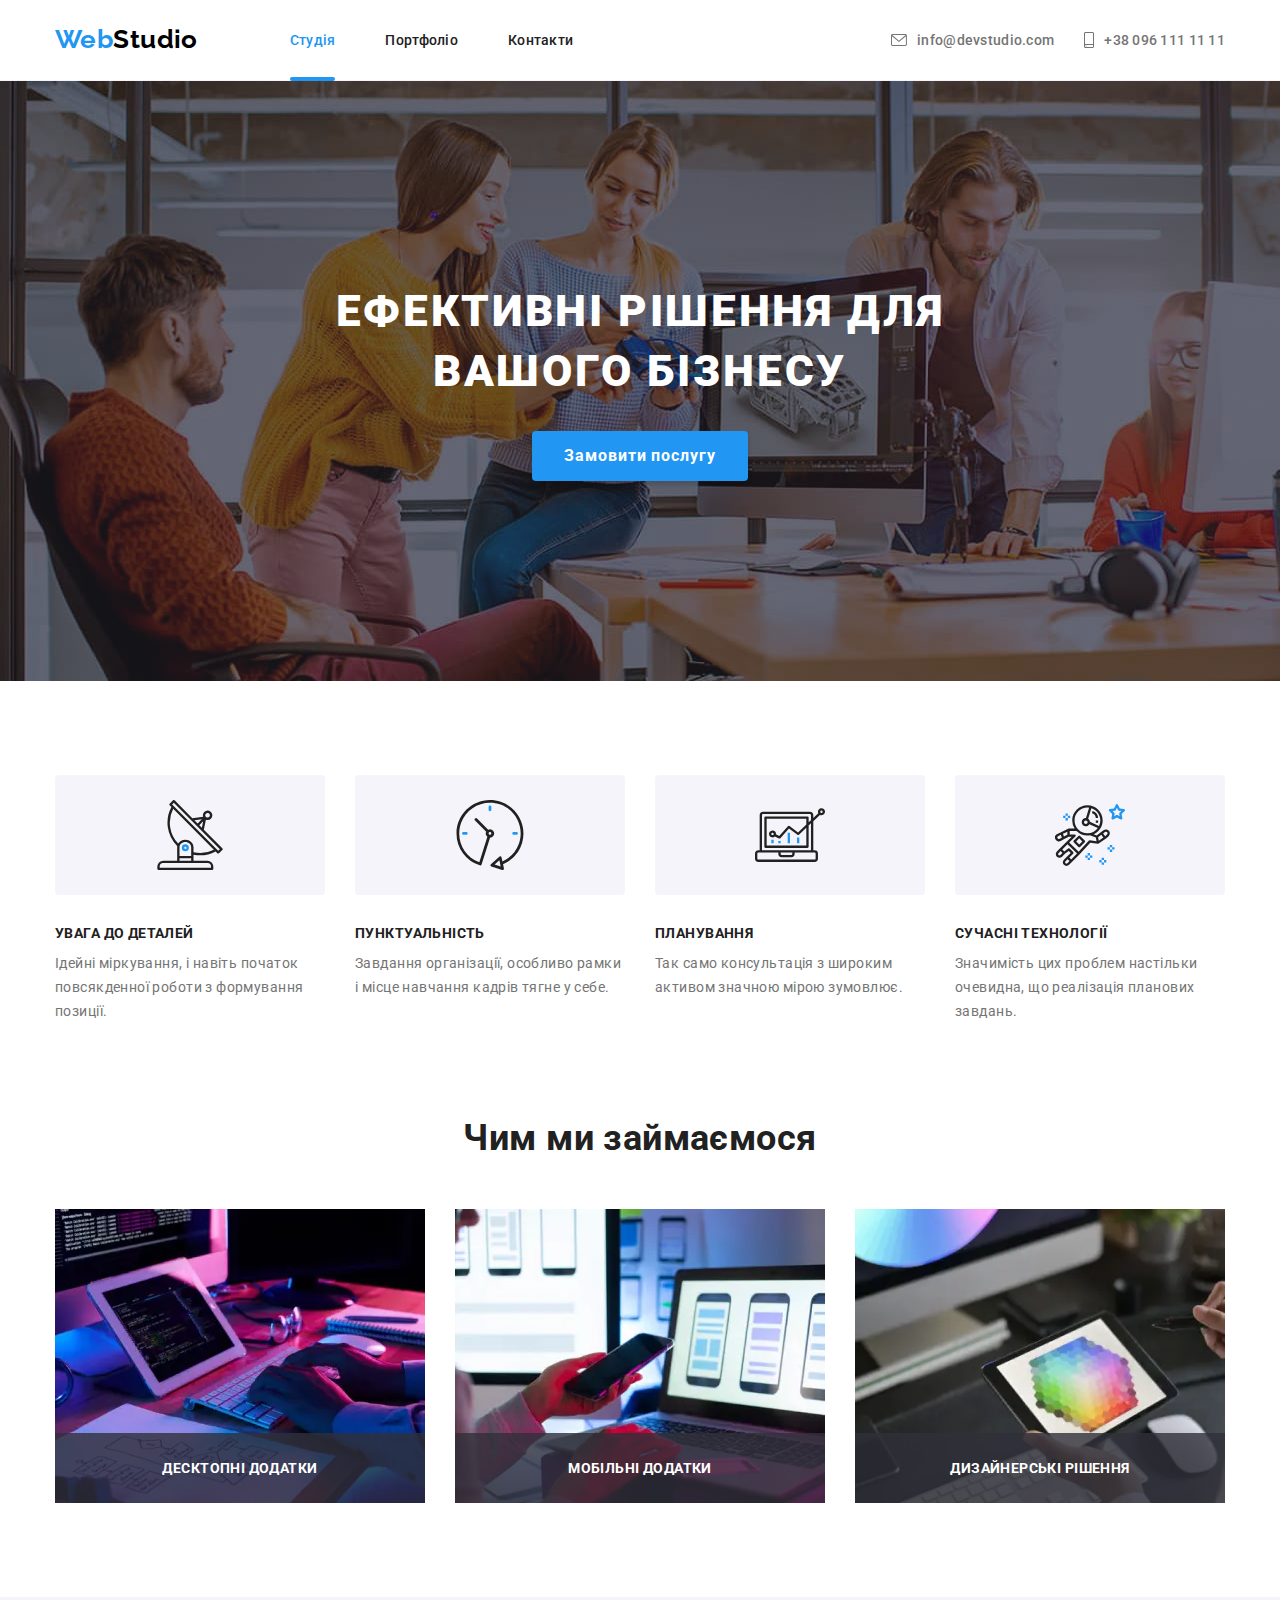
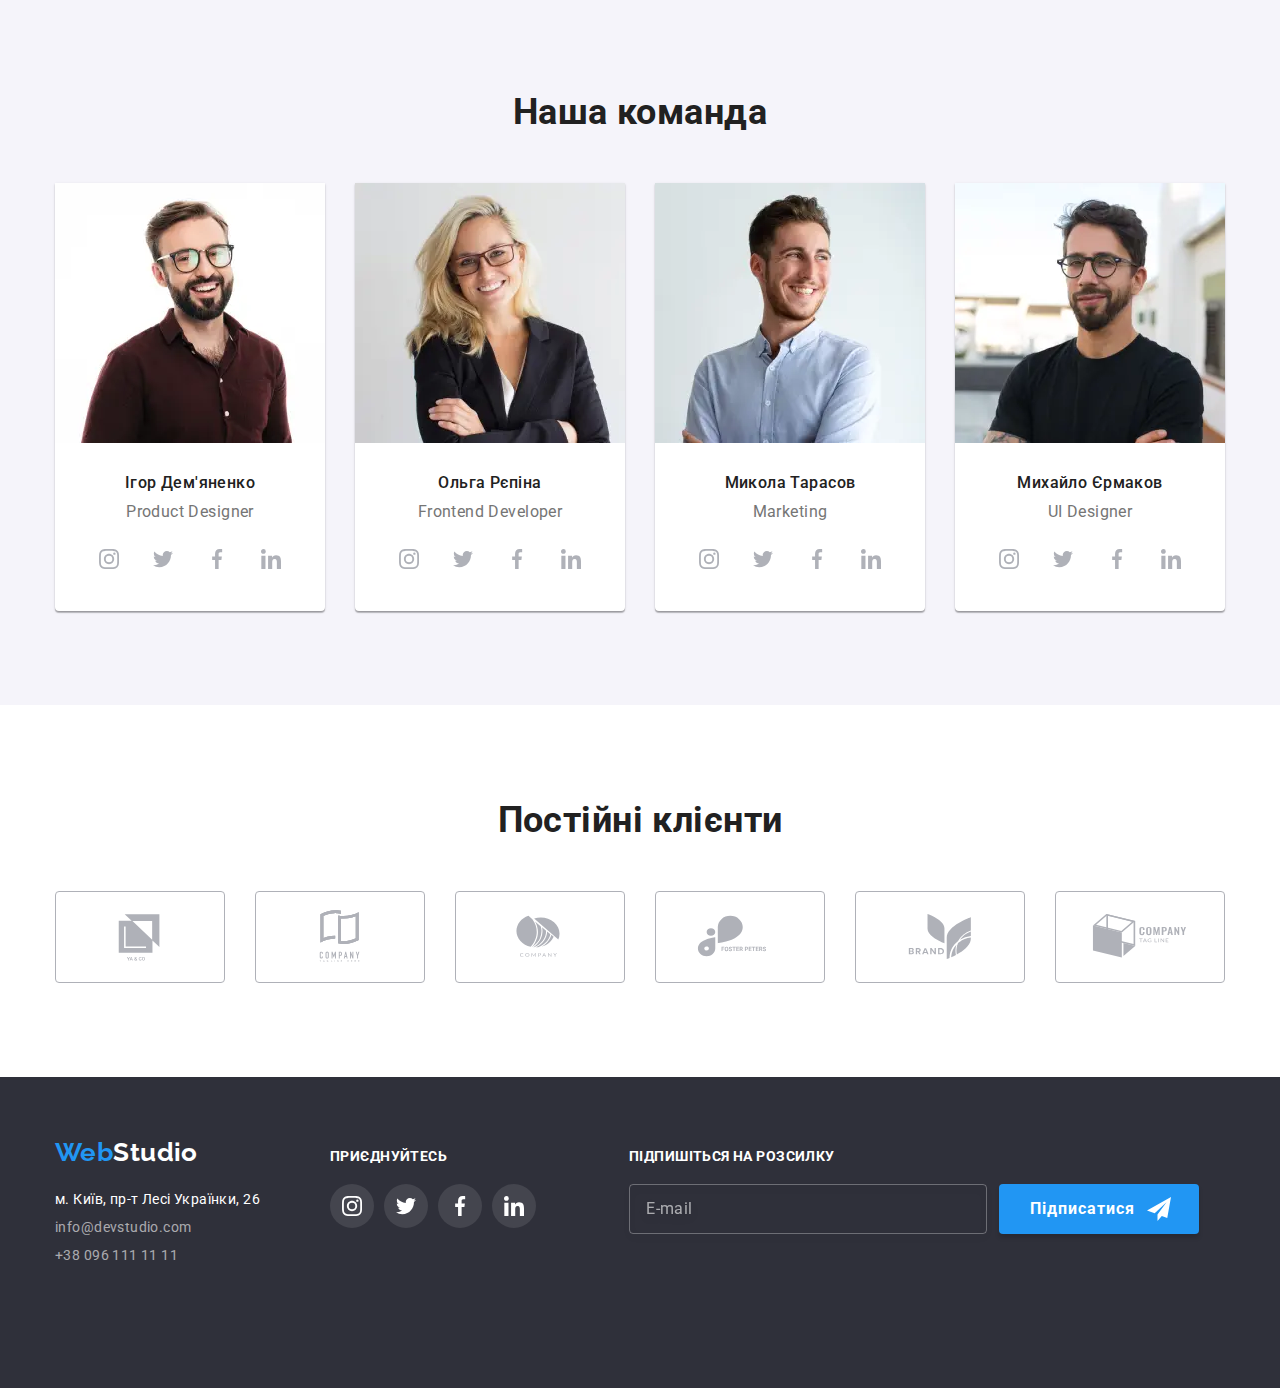
<file: index.html>
<!DOCTYPE html>
<html lang="uk">
  <head>
    <meta charset="UTF-8" />
    <meta http-equiv="X-UA-Compatible" content="IE=edge" />
    <meta name="viewport" content="width=device-width, initial-scale=1.0" />
    <title>Студія</title>
    <link rel="preconnect" href="https://fonts.googleapis.com" />
    <link rel="preconnect" href="https://fonts.gstatic.com" crossorigin />
    <link
      href="https://fonts.googleapis.com/css2?family=Raleway:wght@700&family=Roboto:wght@400;500;700;900&display=swap"
      rel="stylesheet"
    />
    <link
      rel="stylesheet"
      href="https://cdn.jsdelivr.net/npm/modern-normalize@1.1.0/modern-normalize.min.css"
    />
    <link rel="stylesheet" href="./css/main.min.css" />
  </head>
  <body>
    <header class="header">
      <div class="container header__container">
        <nav class="navigation">
          <a class="logo header__logo link" href="./index.html" lang="en"
            ><span class="logo_part_color">Web</span>Studio</a
          >
          <ul class="menu">
            <li class="menu__item">
              <a class="menu__link link menu__link_current" href="./index.html"
                >Студія</a
              >
            </li>
            <li class="menu__item">
              <a class="menu__link link" href="./portfolio.html">Портфоліо</a>
            </li>
            <li class="menu__item">
              <a class="menu__link link" href="#">Контакти</a>
            </li>
          </ul>
        </nav>
        <button type="button" class="open-mobile-menu-btn" data-menu-open>
          <svg class="open-mobile-menu-btn__icon">
            <use href="./images/sprite.svg#burger-icon"></use>
          </svg>
        </button>
        <ul class="header-contact">
          <li>
            <a
              class="link header-contact__link"
              href="mailto:info@devstudio.com"
            >
              <svg
                leng="en"
                aria-label="envelope icon"
                class="header-contact__icon header-contact__icon_mail"
              >
                <use href="./images/sprite.svg#icon-envelope"></use>
              </svg>
              <span>info@devstudio.com</span></a
            >
          </li>
          <li>
            <a class="link header-contact__link" href="tel:+380961111111">
              <svg
                leng="en"
                aria-label="smartphone icon"
                class="header-contact__icon header-contact__icon_tel"
              >
                <use href="./images/sprite.svg#icon-smartphone"></use></svg
              ><span>+38 096 111 11 11</span>
            </a>
          </li>
        </ul>
      </div>
      <div class="mobile-menu-wrapper" data-menu>
        <div class="container mobile-menu-wrapper__container">
          <button
            type="button"
            class="mobile-menu-wrapper__close-btn"
            data-menu-close
          >
            <svg class="mobile-menu-wrapper__close-icon">
              <use href="./images/sprite.svg#close-mobile-icon"></use>
            </svg>
          </button>
          <ul class="mobile-menu">
            <li class="mobile-menu__item">
              <a
                class="mobile-menu__link link mobile-menu__link_current"
                href="./index.html"
                >Студія</a
              >
            </li>
            <li class="mobile-menu__item">
              <a class="mobile-menu__link link" href="./portfolio.html"
                >Портфоліо</a
              >
            </li>
            <li class="mobile-menu__item">
              <a class="mobile-menu__link link" href="#">Контакти</a>
            </li>
          </ul>
          <ul class="mobile-header-contact-list">
            <li>
              <a
                class="link mobile-header-contact-list__tel"
                href="tel:+380961111111"
                >+38 096 111 11 11
              </a>
            </li>
            <li>
              <a
                class="link mobile-header-contact-list__mail"
                href="mailto:info@devstudio.com"
                >info@devstudio.com
              </a>
            </li>
          </ul>
          <ul class="mobile-header-social__list">
            <li class="link mobile-header-social__item">
              <a leng="en" class="link mobile-header-social__link" href=""
                >Instagram</a
              >
            </li>
            <li class="link mobile-header-social__item">
              <a leng="en" class="link mobile-header-social__link" href=""
                >Twitter</a
              >
            </li>
            <li class="link mobile-header-social__item">
              <a leng="en" class="link mobile-header-social__link" href=""
                >Facebook</a
              >
            </li>
            <li class="link mobile-header-social__item">
              <a leng="en" class="link mobile-header-social__link link" href=""
                >LinkedIn</a
              >
            </li>
          </ul>
        </div>
      </div>
    </header>
    <main>
      <section class="studio-hero">
        <div class="container studio-hero-container">
          <h1 class="studio-hero-headline">
            Ефективні рішення для вашого бізнесу
          </h1>
          <button class="studio-open-modal-btn" type="button" data-modal-open>
            Замовити послугу
          </button>
        </div>
      </section>
      <section class="advantages section">
        <div class="container advantages-container">
          <h2 class="studio-secondary-headline visually-hidden">
            Наші переваги
          </h2>
          <ul class="studio-advantage-items">
            <li>
              <div class="advantage-item">
                <div class="advantage-wrapper">
                  <svg
                    lang="en"
                    aria-label="antenna icon"
                    width="70px"
                    height="70px"
                  >
                    <use href="./images/sprite.svg#icon-antenna-p1"></use>
                  </svg>
                </div>
                <h3 class="studio-advantage-headline">УВАГА ДО ДЕТАЛЕЙ</h3>
                <p class="studio-advantage-text">
                  Ідейні міркування, і навіть початок повсякденної роботи з
                  формування позиції.
                </p>
              </div>
            </li>
            <li>
              <div class="advantage-item">
                <div class="advantage-wrapper">
                  <svg
                    lang="en"
                    aria-label="clock icon"
                    width="70px"
                    height="70px"
                  >
                    <use href="./images/sprite.svg#icon-clock-p2"></use>
                  </svg>
                </div>
                <h3 class="studio-advantage-headline">ПУНКТУАЛЬНІСТЬ</h3>
                <p class="studio-advantage-text">
                  Завдання організації, особливо рамки і місце навчання кадрів
                  тягне у себе.
                </p>
              </div>
            </li>
            <li>
              <div class="advantage-item">
                <div class="advantage-wrapper">
                  <svg
                    lang="en"
                    aria-label="diagram icon"
                    width="70px"
                    height="70px"
                  >
                    <use href="./images/sprite.svg#icon-diagram-p3"></use>
                  </svg>
                </div>
                <h3 class="studio-advantage-headline">ПЛАНУВАННЯ</h3>
                <p class="studio-advantage-text">
                  Так само консультація з широким активом значною мірою
                  зумовлює.
                </p>
              </div>
            </li>
            <li>
              <div class="advantage-item">
                <div class="advantage-wrapper">
                  <svg
                    lang="en"
                    aria-label="astronaut icon"
                    width="70px"
                    height="70px"
                  >
                    <use href="./images/sprite.svg#icon-astronaut-p4"></use>
                  </svg>
                </div>
                <h3 class="studio-advantage-headline">СУЧАСНІ ТЕХНОЛОГІЇ</h3>
                <p class="studio-advantage-text">
                  Значимість цих проблем настільки очевидна, що реалізація
                  планових завдань.
                </p>
              </div>
            </li>
          </ul>
        </div>
      </section>
      <section class="activities section">
        <div class="container activities-container">
          <h2 class="studio-secondary-headline">Чим ми займаємося</h2>
          <ul class="menu-activity-items">
            <li class="activity-item">
              <div class="activities-img-wrapper">
                <picture>
                  <source
                    srcset="
                      ./images/1-box-desk.webp    1x,
                      ./images/1-box-desk@2x.webp 2x
                    "
                    media="(min-width: 1200px)"
                    type="image/webp"
                  />
                  <source
                    srcset="
                      ./images/1-box-desk.jpg    1x,
                      ./images/1-box-desk@2x.jpg 2x
                    "
                    media="(min-width: 1200px)"
                  />
                  <img src="./images/1-box-desk.jpg" alt="Написання коду" />
                </picture>
                <p class="activities-overlay">Десктопні додатки</p>
              </div>
            </li>
            <li class="activity-item">
              <div class="activities-img-wrapper">
                <picture>
                  <source
                    srcset="
                      ./images/2-box-desk.webp    1x,
                      ./images/2-box-desk@2x.webp 2x
                    "
                    media="(min-width: 1200px)"
                    type="image/webp"
                  />
                  <source
                    srcset="
                      ./images/2-box-desk.jpg    1x,
                      ./images/2-box-desk@2x.jpg 2x
                    "
                    media="(min-width: 1200px)"
                  />
                  <img
                    src="./images/2-box-desk.jpg"
                    alt="Синхронізація з мобільним телефоном"
                  />
                </picture>
                <p class="activities-overlay">Мобільні додатки</p>
              </div>
            </li>
            <li class="activity-item">
              <div class="activities-img-wrapper">
                <picture>
                  <source
                    srcset="
                      ./images/3-box-desk.webp    1x,
                      ./images/3-box-desk@2x.webp 2x
                    "
                    media="(min-width: 1200px)"
                    type="image/webp"
                  />
                  <source
                    srcset="
                      ./images/3-box-desk.jpg    1x,
                      ./images/3-box-desk@2x.jpg 2x
                    "
                    media="(min-width: 1200px)"
                  />
                  <img src="./images/3-box-desk.jpg" alt="Робота на планшеті" />
                </picture>
                <p class="activities-overlay">Дизайнерські рішення</p>
              </div>
            </li>
          </ul>
        </div>
      </section>
      <section class="team section">
        <div class="container team-container">
          <h2 class="studio-secondary-headline">Наша команда</h2>
          <ul class="team-members">
            <li class="team-item">
              <picture>
                <source
                  srcset="
                    ./images/1-demyanenko-desk.webp    1x,
                    ./images/1-demyanenko-desk@2x.webp 2x
                  "
                  media="(min-width: 1200px)"
                  type="image/webp"
                />
                <source
                  srcset="
                    ./images/1-demyanenko-desk.jpg    1x,
                    ./images/1-demyanenko-desk@2x.jpg 2x
                  "
                  media="(min-width: 1200px)"
                />
                <source
                  srcset="
                    ./images/1-demyanenko-tab.webp    1x,
                    ./images/1-demyanenko-tab@2x.webp 2x
                  "
                  media="(min-width: 768px)"
                  type="image/webp"
                />
                <source
                  srcset="
                    ./images/1-demyanenko-tab.jpg    1x,
                    ./images/1-demyanenko-tab@2x.jpg 2x
                  "
                  media="(min-width: 768px)"
                />
                <source
                  srcset="
                    ./images/1-demyanenko-mob.webp    1x,
                    ./images/1-demyanenko-mob@2x.webp 2x
                  "
                  media="(max-width: 767px)"
                  type="image/webp"
                />
                <source
                  srcset="
                    ./images/1-demyanenko-mob.jpg    1x,
                    ./images/1-demyanenko-mob@2x.jpg 2x
                  "
                  media="(max-width: 767px)"
                />
                <img
                  class="team-img"
                  src="./images/1-demyanenko-mob.jpg"
                  alt="Ігор Дем'яненко"
                />
              </picture>
              <div class="team-wrapper">
                <h3 class="studio-team-names-headline">Ігор Дем'яненко</h3>
                <p class="studio-team-positions-text" lang="en">
                  Product Designer
                </p>
                <ul class="social-list">
                  <li class="social-list-item">
                    <a href="" class="social-list-link">
                      <svg
                        lang="en"
                        aria-label="instagram icon"
                        class="social-list-icon"
                      >
                        <use href="./images/sprite.svg#icon-instagram-p1"></use>
                      </svg>
                    </a>
                  </li>
                  <li class="social-list-item">
                    <a href="" class="social-list-link">
                      <svg
                        lang="en"
                        aria-label="twitter icon"
                        class="social-list-icon"
                      >
                        <use href="./images/sprite.svg#icon-twitter-p2"></use>
                      </svg>
                    </a>
                  </li>
                  <li class="social-list-item">
                    <a href="" class="social-list-link">
                      <svg
                        lang="en"
                        aria-label="facebook icon"
                        class="social-list-icon"
                      >
                        <use href="./images/sprite.svg#icon-facebook-p3"></use>
                      </svg>
                    </a>
                  </li>
                  <li class="social-list-item">
                    <a href="" class="social-list-link">
                      <svg
                        lang="en"
                        aria-label="linkedin icon"
                        class="social-list-icon"
                      >
                        <use href="./images/sprite.svg#icon-linkedin-p4"></use>
                      </svg>
                    </a>
                  </li>
                </ul>
              </div>
            </li>
            <li class="team-item">
              <picture>
                <source
                  srcset="
                    ./images/2-repina-desk.webp    1x,
                    ./images/2-repina-desk@2x.webp 2x
                  "
                  media="(min-width: 1200px)"
                  type="image/webp"
                />
                <source
                  srcset="
                    ./images/2-repina-desk.jpg    1x,
                    ./images/2-repina-desk@2x.jpg 2x
                  "
                  media="(min-width: 1200px)"
                />
                <source
                  srcset="
                    ./images/2-repina-tab.webp    1x,
                    ./images/2-repina-tab@2x.webp 2x
                  "
                  media="(min-width: 768px)"
                  type="image/webp"
                />
                <source
                  srcset="
                    ./images/2-repina-tab.jpg    1x,
                    ./images/2-repina-tab@2x.jpg 2x
                  "
                  media="(min-width: 768px)"
                />
                <source
                  srcset="
                    ./images/2-repina-mob.webp    1x,
                    ./images/2-repina-mob@2x.webp 2x
                  "
                  media="(max-width: 767px)"
                  type="image/webp"
                />
                <source
                  srcset="
                    ./images/2-repina-mob.jpg    1x,
                    ./images/2-repina-mob@2x.jpg 2x
                  "
                  media="(max-width: 767px)"
                />
                <img
                  class="team-img"
                  src="./images/2-repina-mob.jpg"
                  alt="Ольга Рєпіна"
                />
              </picture>
              <div class="team-wrapper">
                <h3 class="studio-team-names-headline">Ольга Рєпіна</h3>
                <p class="studio-team-positions-text" lang="en">
                  Frontend Developer
                </p>
                <ul class="social-list">
                  <li class="social-list-item">
                    <a href="" class="social-list-link">
                      <svg
                        lang="en"
                        aria-label="instagram icon"
                        class="social-list-icon"
                      >
                        <use href="./images/sprite.svg#icon-instagram-p1"></use>
                      </svg>
                    </a>
                  </li>
                  <li class="social-list-item">
                    <a href="" class="social-list-link">
                      <svg
                        lang="en"
                        aria-label="twitter icon"
                        class="social-list-icon"
                      >
                        <use href="./images/sprite.svg#icon-twitter-p2"></use>
                      </svg>
                    </a>
                  </li>
                  <li class="social-list-item">
                    <a href="" class="social-list-link">
                      <svg
                        lang="en"
                        aria-label="facebook icon"
                        class="social-list-icon"
                      >
                        <use href="./images/sprite.svg#icon-facebook-p3"></use>
                      </svg>
                    </a>
                  </li>
                  <li class="social-list-item">
                    <a href="" class="social-list-link">
                      <svg
                        lang="en"
                        aria-label="linkedin icon"
                        class="social-list-icon"
                      >
                        <use href="./images/sprite.svg#icon-linkedin-p4"></use>
                      </svg>
                    </a>
                  </li>
                </ul>
              </div>
            </li>
            <li class="team-item">
              <picture>
                <source
                  srcset="
                    ./images/3-tarasov-desk.webp    1x,
                    ./images/3-tarasov-desk@2x.webp 2x
                  "
                  media="(min-width: 1200px)"
                  type="image/webp"
                />
                <source
                  srcset="
                    ./images/3-tarasov-desk.jpg    1x,
                    ./images/3-tarasov-desk@2x.jpg 2x
                  "
                  media="(min-width: 1200px)"
                />
                <source
                  srcset="
                    ./images/3-tarasov-tab.webp    1x,
                    ./images/3-tarasov-tab@2x.webp 2x
                  "
                  media="(min-width: 768px)"
                  type="image/webp"
                />
                <source
                  srcset="
                    ./images/3-tarasov-tab.jpg    1x,
                    ./images/3-tarasov-tab@2x.jpg 2x
                  "
                  media="(min-width: 768px)"
                />
                <source
                  srcset="
                    ./images/3-tarasov-mob.webp    1x,
                    ./images/3-tarasov-mob@2x.webp 2x
                  "
                  media="(max-width: 767px)"
                  type="image/webp"
                />
                <source
                  srcset="
                    ./images/3-tarasov-mob.jpg    1x,
                    ./images/3-tarasov-mob@2x.jpg 2x
                  "
                  media="(max-width: 767px)"
                />
                <img
                  class="team-img"
                  src="./images/3-tarasov-mob.jpg"
                  alt="Микола Тарасов"
                />
              </picture>
              <div class="team-wrapper">
                <h3 class="studio-team-names-headline">Микола Тарасов</h3>
                <p class="studio-team-positions-text" lang="en">Marketing</p>
                <ul class="social-list">
                  <li class="social-list-item">
                    <a href="" class="social-list-link">
                      <svg
                        lang="en"
                        aria-label="instagram icon"
                        class="social-list-icon"
                      >
                        <use href="./images/sprite.svg#icon-instagram-p1"></use>
                      </svg>
                    </a>
                  </li>
                  <li class="social-list-item">
                    <a href="" class="social-list-link">
                      <svg
                        lang="en"
                        aria-label="twitter icon"
                        class="social-list-icon"
                      >
                        <use href="./images/sprite.svg#icon-twitter-p2"></use>
                      </svg>
                    </a>
                  </li>
                  <li class="social-list-item">
                    <a href="" class="social-list-link">
                      <svg
                        lang="en"
                        aria-label="facebook icon"
                        class="social-list-icon"
                      >
                        <use href="./images/sprite.svg#icon-facebook-p3"></use>
                      </svg>
                    </a>
                  </li>
                  <li class="social-list-item">
                    <a href="" class="social-list-link">
                      <svg
                        lang="en"
                        aria-label="linkedin icon"
                        class="social-list-icon"
                      >
                        <use href="./images/sprite.svg#icon-linkedin-p4"></use>
                      </svg>
                    </a>
                  </li>
                </ul>
              </div>
            </li>
            <li class="team-item">
              <picture>
                <source
                  srcset="
                    ./images/4-yermakov-desk.webp    1x,
                    ./images/4-yermakov-desk@2x.webp 2x
                  "
                  media="(min-width: 1200px)"
                  type="image/webp"
                />
                <source
                  srcset="
                    ./images/4-yermakov-desk.jpg    1x,
                    ./images/4-yermakov-desk@2x.jpg 2x
                  "
                  media="(min-width: 1200px)"
                />
                <source
                  srcset="
                    ./images/4-yermakov-tab.webp    1x,
                    ./images/4-yermakov-tab@2x.webp 2x
                  "
                  media="(min-width: 768px)"
                  type="image/webp"
                />
                <source
                  srcset="
                    ./images/4-yermakov-tab.jpg    1x,
                    ./images/4-yermakov-tab@2x.jpg 2x
                  "
                  media="(min-width: 768px)"
                />
                <source
                  srcset="
                    ./images/4-yermakov-mob.webp    1x,
                    ./images/4-yermakov-mob@2x.webp 2x
                  "
                  media="(max-width: 767px)"
                  type="image/webp"
                />
                <source
                  srcset="
                    ./images/4-yermakov-mob.jpg    1x,
                    ./images/4-yermakov-mob@2x.jpg 2x
                  "
                  media="(max-width: 767px)"
                />
                <img
                  class="team-img"
                  src="./images/4-yermakov-mob.jpg"
                  alt="Михайло Єрмаков"
                />
              </picture>
              <div class="team-wrapper">
                <h3 class="studio-team-names-headline">Михайло Єрмаков</h3>
                <p class="studio-team-positions-text" lang="en">UI Designer</p>
                <ul class="social-list">
                  <li class="social-list-item">
                    <a href="" class="social-list-link">
                      <svg
                        lang="en"
                        aria-label="instagram icon"
                        class="social-list-icon"
                      >
                        <use href="./images/sprite.svg#icon-instagram-p1"></use>
                      </svg>
                    </a>
                  </li>
                  <li class="social-list-item">
                    <a href="" class="social-list-link">
                      <svg
                        lang="en"
                        aria-label="twitter icon"
                        class="social-list-icon"
                      >
                        <use href="./images/sprite.svg#icon-twitter-p2"></use>
                      </svg>
                    </a>
                  </li>
                  <li class="social-list-item">
                    <a href="" class="social-list-link">
                      <svg
                        lang="en"
                        aria-label="facebook icon"
                        class="social-list-icon"
                      >
                        <use href="./images/sprite.svg#icon-facebook-p3"></use>
                      </svg>
                    </a>
                  </li>
                  <li class="social-list-item">
                    <a href="" class="social-list-link">
                      <svg
                        lang="en"
                        aria-label="linkedin icon"
                        class="social-list-icon"
                      >
                        <use href="./images/sprite.svg#icon-linkedin-p4"></use>
                      </svg>
                    </a>
                  </li>
                </ul>
              </div>
            </li>
          </ul>
        </div>
      </section>
      <section class="clients section">
        <div class="container clients-container">
          <h2 class="studio-secondary-headline">Постійні клієнти</h2>
          <ul class="client-list">
            <li>
              <a href="" class="client-link">
                <svg
                  lang="en"
                  aria-label="client icon"
                  class="client-icon-logo"
                >
                  <use href="./images/sprite.svg#icon-logo-c1"></use>
                </svg>
              </a>
            </li>
            <li>
              <a href="" class="client-link">
                <svg
                  lang="en"
                  aria-label="client icon"
                  class="client-icon-logo"
                >
                  <use href="./images/sprite.svg#icon-logo-c2"></use>
                </svg>
              </a>
            </li>
            <li>
              <a href="" class="client-link">
                <svg
                  lang="en"
                  aria-label="client icon"
                  class="client-icon-logo"
                >
                  <use href="./images/sprite.svg#icon-logo-c3"></use>
                </svg>
              </a>
            </li>
            <li>
              <a href="" class="client-link">
                <svg
                  lang="en"
                  aria-label="client icon"
                  class="client-icon-logo"
                >
                  <use href="./images/sprite.svg#icon-logo-c4"></use>
                </svg>
              </a>
            </li>
            <li>
              <a href="" class="client-link">
                <svg
                  lang="en"
                  aria-label="client icon"
                  class="client-icon-logo"
                >
                  <use href="./images/sprite.svg#icon-logo-c5"></use>
                </svg>
              </a>
            </li>
            <li>
              <a href="" class="client-link">
                <svg
                  lang="en"
                  aria-label="client icon"
                  class="client-icon-logo"
                >
                  <use href="./images/sprite.svg#icon-logo-c6"></use>
                </svg>
              </a>
            </li>
          </ul>
        </div>
      </section>
    </main>
    <footer class="footer">
      <div class="container footer__container">
        <div class="footer-address-social-wrapper">
          <div class="footer-address-wrapper">
            <a class="logo footer__logo link" href="./index.html" lang="en"
              ><span class="logo_part_color">Web</span>Studio</a
            >
            <address>
              <ul class="footer-contact">
                <li>
                  <a
                    class="link footer-contact__link footer-contact__link_color_white"
                    href="https://www.google.com/maps/d/embed?mid=10uSM3H-mIU3GznYo2szRIEphczw&hl=en_US&ehbc=2E312F"
                    target="_blank"
                    rel="noopener norefferer nofollow"
                    >м. Київ, пр-т Лесі Українки, 26</a
                  >
                </li>
                <li>
                  <a
                    class="link footer-contact__link footer-contact__link_color_grey"
                    href="mailto:info@devstudio.com"
                    >info@devstudio.com</a
                  >
                </li>
                <li>
                  <a
                    class="link footer-contact__link footer-contact__link_color_grey"
                    href="tel:+380961111111"
                    >+38 096 111 11 11</a
                  >
                </li>
              </ul>
            </address>
          </div>
          <div class="footer-social-wrapper">
            <p class="footer-social-wrapper__subtitle">приєднуйтесь</p>
            <ul class="footer-social-wrapper__social-list">
              <li class="footer-social-wrapper__social-item">
                <a href="" class="footer-social-wrapper__social-link">
                  <svg
                    lang="en"
                    aria-label="instagram icon"
                    class="footer-social-wrapper__social-icon"
                  >
                    <use href="./images/sprite.svg#icon-instagram-p1"></use>
                  </svg>
                </a>
              </li>
              <li class="footer-social-wrapper__social-item">
                <a href="" class="footer-social-wrapper__social-link">
                  <svg
                    lang="en"
                    aria-label="twitter icon"
                    class="footer-social-wrapper__social-icon"
                  >
                    <use href="./images/sprite.svg#icon-twitter-p2"></use>
                  </svg>
                </a>
              </li>
              <li class="footer-social-wrapper__social-item">
                <a href="" class="footer-social-wrapper__social-link">
                  <svg
                    lang="en"
                    aria-label="facebook icon"
                    class="footer-social-wrapper__social-icon"
                  >
                    <use href="./images/sprite.svg#icon-facebook-p3"></use>
                  </svg>
                </a>
              </li>
              <li class="footer-social-wrapper__social-item">
                <a href="" class="footer-social-wrapper__social-link">
                  <svg
                    lang="en"
                    aria-label="linkedin icon"
                    class="footer-social-wrapper__social-icon"
                  >
                    <use href="./images/sprite.svg#icon-linkedin-p4"></use>
                  </svg>
                </a>
              </li>
            </ul>
          </div>
        </div>
        <div class="footer-form-wrapper">
          <p class="footer-form-wrapper__subtitle">Підпишіться на розсилку</p>
          <form class="footer-form">
            <label class="footer-form__field">
              <input
                type="email"
                class="footer-form__input"
                required
                name="footer_email"
                placeholder="E-mail"
              />
            </label>
            <button type="submit" class="footer-form__submit-btn">
              Підписатися
              <svg
                class="footer-form__submit-btn-icon"
                lang="en"
                aria-label="email icon"
                width="24"
                height="24"
              >
                <use href="./images/sprite.svg#plane-icon"></use>
              </svg>
            </button>
          </form>
        </div>
      </div>
    </footer>
    <div class="backdrop is-hidden" data-modal>
      <div class="modal">
        <button type="button" class="studio-close-modal-btn" data-modal-close>
          <svg class="close-modal-icon" width="18" height="18">
            <use href="./images/sprite.svg#icon-close-modal"></use>
          </svg>
        </button>
        <p class="modal-form-title">Залиште свої дані, ми вам передзвонимо</p>
        <form class="modal-form">
          <label class="modal-form-field">
            <span class="modal-form-field-descr">Ім'я</span>
            <span class="modal-form-input-wrapper">
              <input
                type="text"
                class="modal-form-input"
                required
                pattern="[a-zA-Zа-яА-ЯіІїЇ]+"
                name="user_name"
              />
              <svg
                class="modal-form-input-icon"
                lang="en"
                aria-label="user icon"
                width="18"
                height="18"
              >
                <use href="./images/sprite.svg#user-icon"></use>
              </svg>
            </span>
          </label>
          <label class="modal-form-field">
            <span class="modal-form-field-descr">Телефон</span>
            <span class="modal-form-input-wrapper">
              <input
                type="tel"
                class="modal-form-input"
                required
                pattern="[0-9]{3}-[0-9]{3}-[0-9]{2}-[0-9]{2}"
                title="xxx-xxx-xx-xx"
                name="user_phone"
              />
              <svg
                class="modal-form-input-icon"
                lang="en"
                aria-label="phone icon"
                width="18"
                height="18"
              >
                <use href="./images/sprite.svg#phone-icon"></use>
              </svg>
            </span>
          </label>
          <label class="modal-form-field">
            <span class="modal-form-field-descr">Пошта</span>
            <span class="modal-form-input-wrapper">
              <input
                type="email"
                class="modal-form-input"
                required
                name="user_email"
              />
              <svg
                class="modal-form-input-icon"
                lang="en"
                aria-label="email icon"
                width="18"
                height="18"
              >
                <use href="./images/sprite.svg#email-icon"></use>
              </svg>
            </span>
          </label>
          <label class="modal-form-field modal-form-field-last">
            <span class="modal-form-field-descr">Коментар</span>
            <textarea
              class="modal-form-message"
              name="user_message"
              placeholder="Введіть текст"
            ></textarea>
          </label>
          <label class="modal-form-check-field">
            <input
              type="checkbox"
              class="modal-form-check"
              name="user_policy"
              required
            />
            <svg class="modal-form-own-checkbox">
              <use
                class="modal-form-own-checkbox-icon"
                href="./images/sprite.svg#frame-ok-icon"
              ></use>
            </svg>
            Погоджуюся з розсилкою та приймаю&nbsp;<a
              class="private-policy-span"
              href=""
              >Умови договору</a
            >
          </label>
          <button type="submit" class="modal-form-submit-btn">
            Відправити
          </button>
        </form>
      </div>
    </div>
    <script src="./js/menu.js"></script>
    <script src="./js/modal.js"></script>
  </body>
</html>
</file>
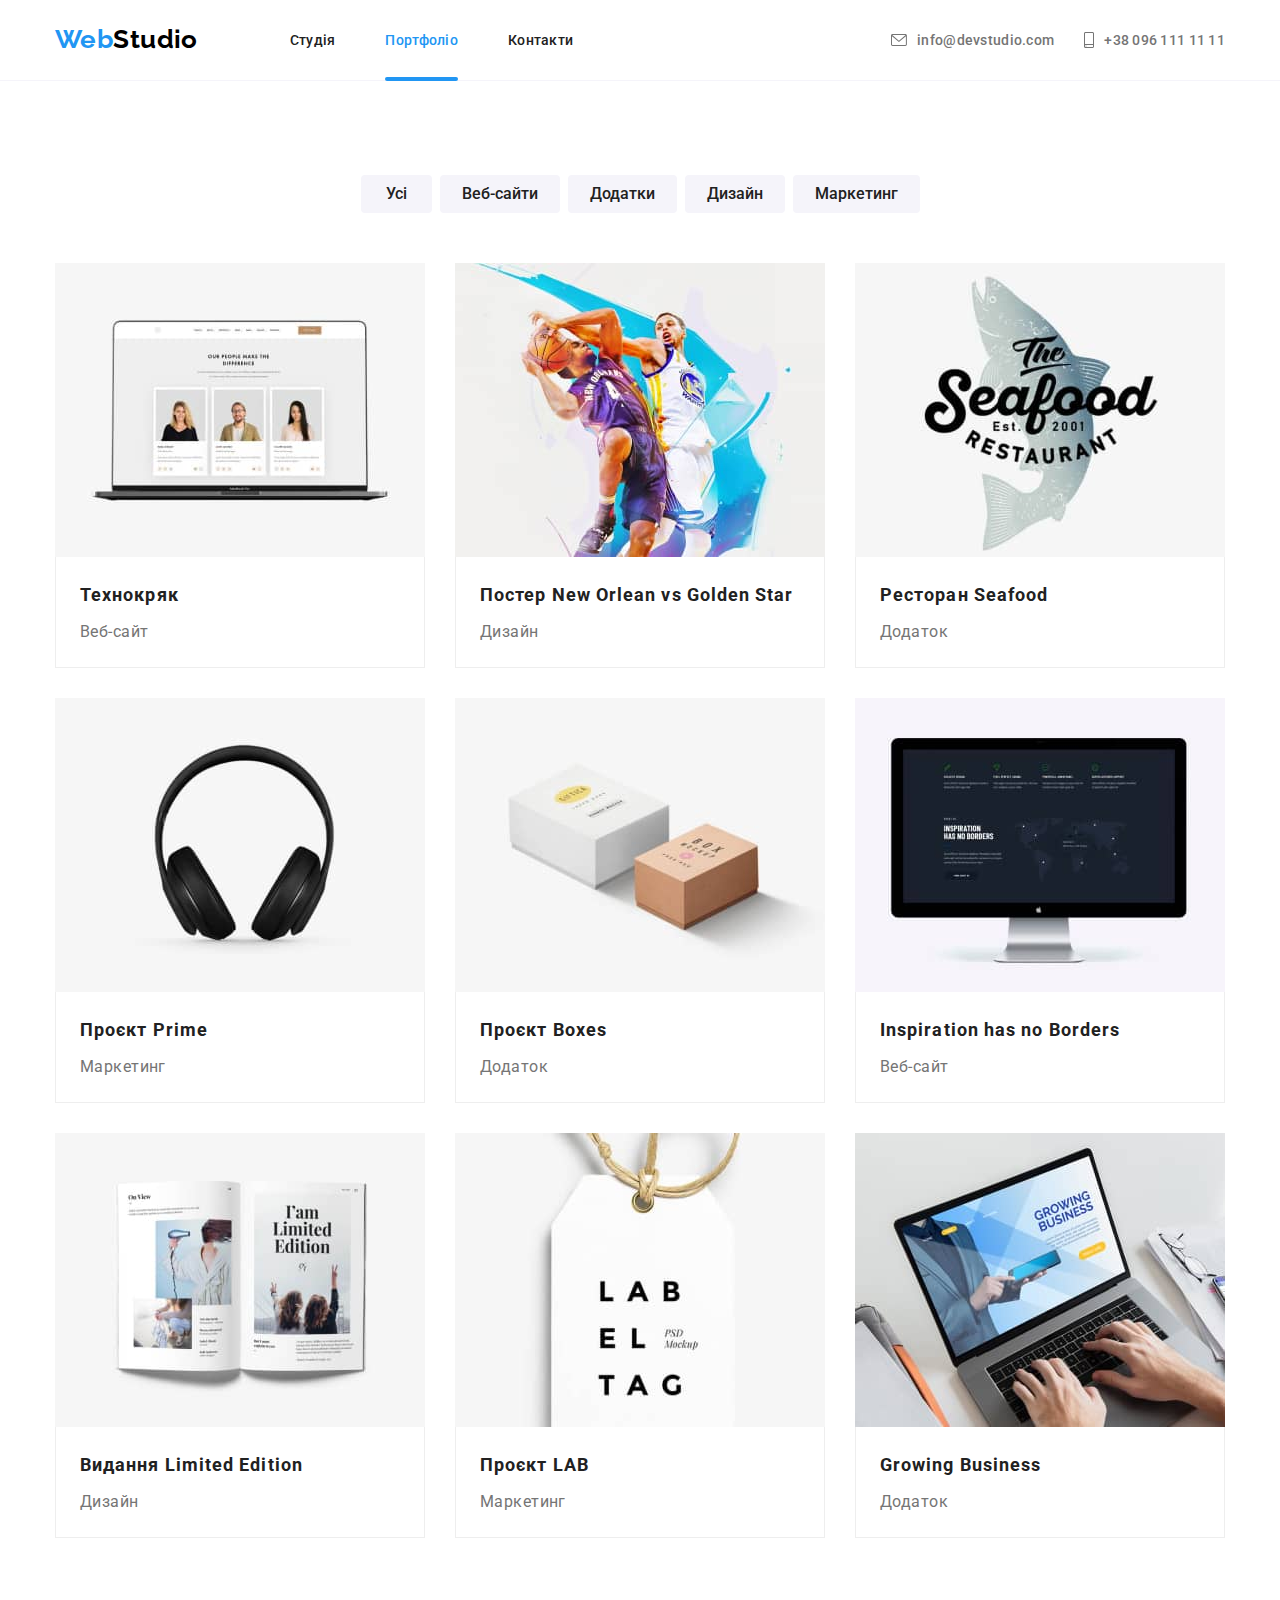
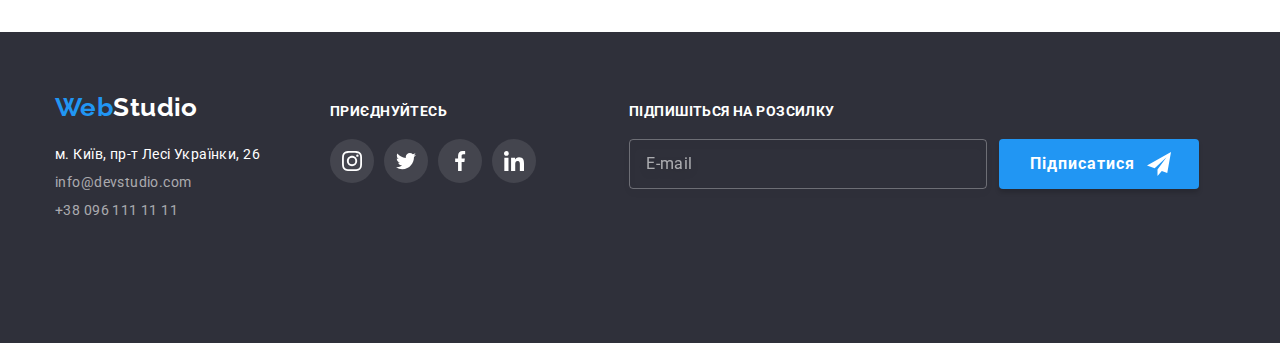
<file: portfolio.html>
<!DOCTYPE html>
<html lang="uk">
  <head>
    <meta charset="UTF-8" />
    <meta http-equiv="X-UA-Compatible" content="IE=edge" />
    <meta name="viewport" content="width=device-width, initial-scale=1.0" />
    <title>Портфоліо</title>
    <link rel="preconnect" href="https://fonts.googleapis.com" />
    <link rel="preconnect" href="https://fonts.gstatic.com" crossorigin />
    <link
      href="https://fonts.googleapis.com/css2?family=Raleway:wght@700&family=Roboto:wght@400;500;700;900&display=swap"
      rel="stylesheet"
    />
    <link
      rel="stylesheet"
      href="https://cdn.jsdelivr.net/npm/modern-normalize@1.1.0/modern-normalize.min.css"
    />
    <link rel="stylesheet" href="./css/main.min.css" />
  </head>
  <body>
    <header class="header">
      <div class="container header__container">
        <nav class="navigation">
          <a class="logo header__logo link" href="./index.html" lang="en"
            ><span class="logo_part_color">Web</span>Studio</a
          >
          <ul class="menu">
            <li class="menu__item">
              <a class="menu__link link" href="./index.html">Студія</a>
            </li>
            <li class="menu__item">
              <a
                class="menu__link link menu__link_current"
                href="./portfolio.html"
                >Портфоліо</a
              >
            </li>
            <li class="menu__item">
              <a class="menu__link link" href="#">Контакти</a>
            </li>
          </ul>
        </nav>
        <ul class="header-contact">
          <li>
            <a
              class="link header-contact__link"
              href="mailto:info@devstudio.com"
            >
              <svg
                leng="en"
                aria-label="envelope icon"
                class="header-contact__icon"
                width="16px"
                height="12px"
              >
                <use href="./images/sprite.svg#icon-envelope"></use>
              </svg>
              <span>info@devstudio.com</span></a
            >
          </li>
          <li>
            <a class="link header-contact__link" href="tel:+380961111111">
              <svg
                leng="en"
                aria-label="smartphone icon"
                class="header-contact__icon"
                width="10px"
                height="16px"
              >
                <use href="./images/sprite.svg#icon-smartphone"></use></svg
              ><span>+38 096 111 11 11</span>
            </a>
          </li>
        </ul>
      </div>
    </header>
    <main>
      <section class="portfolio-hero section">
        <div class="container portfolio-hero__container">
          <h1 class="visually-hidden">Портфоліо робіт</h1>
          <ul class="portfolio-menu">
            <li class="portfolio-menu__item">
              <button
                class="portfolio-menu__btn portfolio-menu__btn_special_padding"
                type="button"
              >
                Усі
              </button>
            </li>
            <li class="portfolio-menu__item">
              <button class="portfolio-menu__btn" type="button">
                Веб-сайти
              </button>
            </li>
            <li class="portfolio-menu__item">
              <button class="portfolio-menu__btn" type="button">Додатки</button>
            </li>
            <li class="portfolio-menu__item">
              <button class="portfolio-menu__btn" type="button">Дизайн</button>
            </li>
            <li class="portfolio-menu__item">
              <button class="portfolio-menu__btn" type="button">
                Маркетинг
              </button>
            </li>
          </ul>

          <ul class="porfolio-projects">
            <li class="portfolio-projects__item">
              <a class="portfolio-projects__link" href="">
                <div class="portfolio-projects__img-wrapper">
                  <img
                    src="./images-portfolio/img-1.jpeg"
                    alt="Лептоп"
                    width="370"
                  />
                  <p class="portfolio-projects__overlay-text">
                    Ресурс пропонує комплексні пропозиції з різним рівнем
                    функціоналу та сервісів. Все це дозволить відвідувачу
                    отримати вичерпні відомості про компанію чи приватну особу.
                  </p>
                </div>
                <div class="portfolio-projects__text-wrapper">
                  <h2 class="portfolio-projects__subtitle">Технокряк</h2>
                  <p class="portfolio-projects__text">Веб-сайт</p>
                </div>
              </a>
            </li>
            <li class="portfolio-projects__item">
              <a class="portfolio-projects__link" href="">
                <div class="portfolio-projects__img-wrapper">
                  <img
                    src="./images-portfolio/img-2.jpeg"
                    alt="Баскетболісти"
                    width="370"
                  />
                  <p class="portfolio-projects__overlay-text">
                    Ресурс пропонує комплексні пропозиції з різним рівнем
                    функціоналу та сервісів. Все це дозволить відвідувачу
                    отримати вичерпні відомості про компанію чи приватну особу.
                  </p>
                </div>
                <div class="portfolio-projects__text-wrapper">
                  <h2 class="portfolio-projects__subtitle">
                    Постер <span lang="en">New Orlean vs Golden Star</span>
                  </h2>
                  <p class="portfolio-projects__text">Дизайн</p>
                </div>
              </a>
            </li>
            <li class="portfolio-projects__item">
              <a class="portfolio-projects__link" href="">
                <div class="portfolio-projects__img-wrapper">
                  <img
                    src="./images-portfolio/img-3.jpeg"
                    alt="Ресторан морепродуктів"
                    width="370"
                  />
                  <p class="portfolio-projects__overlay-text">
                    Ресурс пропонує комплексні пропозиції з різним рівнем
                    функціоналу та сервісів. Все це дозволить відвідувачу
                    отримати вичерпні відомості про компанію чи приватну особу.
                  </p>
                </div>
                <div class="portfolio-projects__text-wrapper">
                  <h2 class="portfolio-projects__subtitle">
                    Ресторан <span lang="en">Seafood</span>
                  </h2>
                  <p class="portfolio-projects__text">Додаток</p>
                </div>
              </a>
            </li>
            <li class="portfolio-projects__item">
              <a class="portfolio-projects__link" href="">
                <div class="portfolio-projects__img-wrapper">
                  <img
                    src="./images-portfolio/img-4.jpeg"
                    alt="Навушники"
                    width="370"
                  />
                  <p class="portfolio-projects__overlay-text">
                    Ресурс пропонує комплексні пропозиції з різним рівнем
                    функціоналу та сервісів. Все це дозволить відвідувачу
                    отримати вичерпні відомості про компанію чи приватну особу.
                  </p>
                </div>
                <div class="portfolio-projects__text-wrapper">
                  <h2 class="portfolio-projects__subtitle">
                    Проєкт <span lang="en">Prime</span>
                  </h2>
                  <p class="portfolio-projects__text">Маркетинг</p>
                </div>
              </a>
            </li>
            <li class="portfolio-projects__item">
              <a class="portfolio-projects__link" href="">
                <div class="portfolio-projects__img-wrapper">
                  <img
                    src="./images-portfolio/img-5.jpeg"
                    alt="Дві коробки"
                    width="370"
                  />
                  <p class="portfolio-projects__overlay-text">
                    Ресурс пропонує комплексні пропозиції з різним рівнем
                    функціоналу та сервісів. Все це дозволить відвідувачу
                    отримати вичерпні відомості про компанію чи приватну особу.
                  </p>
                </div>
                <div class="portfolio-projects__text-wrapper">
                  <h2 class="portfolio-projects__subtitle">
                    Проєкт <span lang="en">Boxes</span>
                  </h2>
                  <p class="portfolio-projects__text">Додаток</p>
                </div>
              </a>
            </li>
            <li class="portfolio-projects__item">
              <a class="portfolio-projects__link" href="">
                <div class="portfolio-projects__img-wrapper">
                  <img
                    src="./images-portfolio/img-6.jpeg"
                    alt="Моноблок"
                    width="370"
                  />
                  <p class="portfolio-projects__overlay-text">
                    Ресурс пропонує комплексні пропозиції з різним рівнем
                    функціоналу та сервісів. Все це дозволить відвідувачу
                    отримати вичерпні відомості про компанію чи приватну особу.
                  </p>
                </div>
                <div class="portfolio-projects__text-wrapper">
                  <h2 class="portfolio-projects__subtitle" lang="en">
                    Inspiration has no Borders
                  </h2>
                  <p class="portfolio-projects__text">Веб-сайт</p>
                </div>
              </a>
            </li>
            <li class="portfolio-projects__item">
              <a class="portfolio-projects__link" href="">
                <div class="portfolio-projects__img-wrapper">
                  <img
                    src="./images-portfolio/img-7.jpeg"
                    alt="Розгорнута книга"
                    width="370"
                  />
                  <p class="portfolio-projects__overlay-text">
                    Ресурс пропонує комплексні пропозиції з різним рівнем
                    функціоналу та сервісів. Все це дозволить відвідувачу
                    отримати вичерпні відомості про компанію чи приватну особу.
                  </p>
                </div>
                <div class="portfolio-projects__text-wrapper">
                  <h2 class="portfolio-projects__subtitle">
                    Видання <span lang="en">Limited Edition</span>
                  </h2>
                  <p class="portfolio-projects__text">Дизайн</p>
                </div>
              </a>
            </li>
            <li class="portfolio-projects__item">
              <a class="portfolio-projects__link" href="">
                <div class="portfolio-projects__img-wrapper">
                  <img
                    src="./images-portfolio/img-8.jpeg"
                    alt="Товарний ярлик"
                    width="370"
                  />
                  <p class="portfolio-projects__overlay-text">
                    Ресурс пропонує комплексні пропозиції з різним рівнем
                    функціоналу та сервісів. Все це дозволить відвідувачу
                    отримати вичерпні відомості про компанію чи приватну особу.
                  </p>
                </div>
                <div class="portfolio-projects__text-wrapper">
                  <h2 class="portfolio-projects__subtitle">
                    Проєкт <span lang="en">LAB</span>
                  </h2>
                  <p class="portfolio-projects__text">Маркетинг</p>
                </div>
              </a>
            </li>
            <li class="portfolio-projects__item">
              <a class="portfolio-projects__link" href="">
                <div class="portfolio-projects__img-wrapper">
                  <img
                    src="./images-portfolio/img-9.jpeg"
                    alt="Руки на лептопі"
                    width="370"
                  />
                  <p class="portfolio-projects__overlay-text">
                    Ресурс пропонує комплексні пропозиції з різним рівнем
                    функціоналу та сервісів. Все це дозволить відвідувачу
                    отримати вичерпні відомості про компанію чи приватну особу.
                  </p>
                </div>
                <div class="portfolio-projects__text-wrapper">
                  <h2 class="portfolio-projects__subtitle" lang="en">
                    Growing Business
                  </h2>
                  <p class="portfolio-projects__text">Додаток</p>
                </div>
              </a>
            </li>
          </ul>
        </div>
      </section>
    </main>
    <footer class="footer">
      <div class="container footer__container">
        <div class="footer-address-social-wrapper">
          <div class="footer-address-wrapper">
            <a class="logo footer__logo link" href="./index.html" lang="en"
              ><span class="logo_part_color">Web</span>Studio</a
            >
            <address>
              <ul class="footer-contact">
                <li>
                  <a
                    class="link footer-contact__link footer-contact__link_color_white"
                    href="https://www.google.com/maps/d/embed?mid=10uSM3H-mIU3GznYo2szRIEphczw&hl=en_US&ehbc=2E312F"
                    target="_blank"
                    rel="noopener norefferer nofollow"
                    >м. Київ, пр-т Лесі Українки, 26</a
                  >
                </li>
                <li>
                  <a
                    class="link footer-contact__link footer-contact__link_color_grey"
                    href="mailto:info@devstudio.com"
                    >info@devstudio.com</a
                  >
                </li>
                <li>
                  <a
                    class="link footer-contact__link footer-contact__link_color_grey"
                    href="tel:+380961111111"
                    >+38 096 111 11 11</a
                  >
                </li>
              </ul>
            </address>
          </div>
          <div class="footer-social-wrapper">
            <p class="footer-social-wrapper__subtitle">приєднуйтесь</p>
            <ul class="footer-social-wrapper__social-list">
              <li class="footer-social-wrapper__social-item">
                <a href="" class="footer-social-wrapper__social-link">
                  <svg
                    lang="en"
                    aria-label="instagram icon"
                    class="footer-social-wrapper__social-icon"
                  >
                    <use href="./images/sprite.svg#icon-instagram-p1"></use>
                  </svg>
                </a>
              </li>
              <li class="footer-social-wrapper__social-item">
                <a href="" class="footer-social-wrapper__social-link">
                  <svg
                    lang="en"
                    aria-label="twitter icon"
                    class="footer-social-wrapper__social-icon"
                  >
                    <use href="./images/sprite.svg#icon-twitter-p2"></use>
                  </svg>
                </a>
              </li>
              <li class="footer-social-wrapper__social-item">
                <a href="" class="footer-social-wrapper__social-link">
                  <svg
                    lang="en"
                    aria-label="facebook icon"
                    class="footer-social-wrapper__social-icon"
                  >
                    <use href="./images/sprite.svg#icon-facebook-p3"></use>
                  </svg>
                </a>
              </li>
              <li class="footer-social-wrapper__social-item">
                <a href="" class="footer-social-wrapper__social-link">
                  <svg
                    lang="en"
                    aria-label="linkedin icon"
                    class="footer-social-wrapper__social-icon"
                  >
                    <use href="./images/sprite.svg#icon-linkedin-p4"></use>
                  </svg>
                </a>
              </li>
            </ul>
          </div>
        </div>
        <div class="footer-form-wrapper">
          <p class="footer-form-wrapper__subtitle">Підпишіться на розсилку</p>
          <form class="footer-form">
            <label class="footer-form__field">
              <input
                type="email"
                class="footer-form__input"
                required
                name="footer_email"
                placeholder="E-mail"
              />
            </label>
            <button type="submit" class="footer-form__submit-btn">
              Підписатися
              <svg
                class="footer-form__submit-btn-icon"
                lang="en"
                aria-label="email icon"
                width="24"
                height="24"
              >
                <use href="./images/sprite.svg#plane-icon"></use>
              </svg>
            </button>
          </form>
        </div>
      </div>
    </footer>
  </body>
</html>
</file>
<file: css/main.min.css>
:root{--font-family-primary: Roboto, sans-serif;--font-family-secondary: Raleway, sans-serif;--text-light-theme-primary-color: #212121;--text-light-theme-secondary-color: #757575;--text-dark-theme-primary-color: #ffffff;--text-footer-contact-color: rgba(255, 255, 255, 0.6);--background-primary-color: #2f303a;--background-secondary-color: #ffffff;--background-menu-color: #f5f4fa;--logo-accent-color: #2196f3;--logo-secondary-color: #000000;--header-line-color: #f5f4fa;--icon-color: #afb1b8;--icon-bg-color: rgba(255, 255, 255, 0.1);--transition-duration-function: 250ms cubic-bezier(0.4, 0, 0.2, 1)}.visually-hidden{position:absolute;white-space:nowrap;width:1px;height:1px;overflow:hidden;border:0;padding:0;clip:rect(0 0 0 0);clip-path:inset(50%);margin:-1px}body{font-family:var(--font-family-primary);color:var(--text-light-theme-primary-color);font-size:14px;letter-spacing:.03em;background-color:var(--background-secondary-color)}h1,h2,h3,h4,p{margin-top:0;margin-bottom:0}ul{list-style:none;margin-top:0;margin-bottom:0;padding-left:0}img{display:block}button{border:none}.link{text-decoration:none}.section{padding-top:60px;padding-bottom:60px}@media screen and (min-width: 1200px){.section{padding-top:94px;padding-bottom:94px}}.container{width:100%;padding-left:15px;padding-right:15px}@media screen and (min-width: 480px){.container{width:480px;margin-left:auto;margin-right:auto}}@media screen and (min-width: 768px){.container{width:768px}}@media screen and (min-width: 1200px){.container{width:1200px}}@media screen and (max-width: 767px){.mobile-menu-wrapper{position:fixed;top:0;left:0;z-index:100;width:100%;height:100%;background-color:var(--background-secondary-color);opacity:0;visibility:hidden;pointer-events:none;transition:opacity var(--transition-duration-function),visibility var(--transition-duration-function)}.mobile-menu-wrapper.is-open{opacity:1;visibility:visible;pointer-events:auto}.mobile-menu-wrapper__container{position:relative;padding-top:48px;padding-left:40px}.mobile-menu-wrapper__close-btn{position:absolute;top:10px;right:15px;background-color:rgba(0,0,0,0);border:0;padding:0;cursor:pointer;fill:var(--text-light-theme-primary-color);transition:fill var(--transition-duration-function)}.mobile-menu-wrapper__close-btn:hover .mobile-menu-wrapper__close-icon,.mobile-menu-wrapper__close-btn:focus .mobile-menu-wrapper__close-icon{fill:var(--logo-accent-color)}.mobile-menu-wrapper__close-icon{width:40px;height:40px;line-height:0;fill:var(--text-light-theme-primary-color)}.mobile-menu{display:flex;flex-direction:column;row-gap:32px;margin-bottom:302px}.mobile-menu__link{font-size:40px;font-weight:500;line-height:1.175;letter-spacing:.02em;color:var(--text-light-theme-primary-color);transition:color var(--transition-duration-function)}.mobile-menu__link:hover,.mobile-menu__link:focus{color:var(--logo-accent-color)}.mobile-menu__link.link.mobile-menu__link_current{color:var(--logo-accent-color);margin-bottom:36px}.mobile-header-contact-list{display:flex;flex-direction:column;row-gap:32px;margin-bottom:64px}.mobile-header-contact-list__tel{font-size:34px;font-weight:500;line-height:1.1764705882;letter-spacing:.02em;color:var(--logo-accent-color)}.mobile-header-contact-list__mail{font-size:24px;font-weight:500;line-height:1.1666666667;letter-spacing:.02em;color:var(--text-light-theme-secondary-color)}.mobile-header-social__list{display:flex;column-gap:10px}.mobile-header-social__link{font-size:18px;font-weight:500;line-height:1.2222222222;letter-spacing:.02em;color:var(--logo-accent-color);padding-right:10px}.mobile-header-social__item:nth-child(-n+3){border-right:1px solid rgba(33,33,33,.2)}}@media screen and (min-width: 768px){.mobile-menu-wrapper{display:none}}.logo{font-family:var(--font-family-secondary);font-size:24px;font-weight:700;line-height:1.1666666667}.header__logo{color:var(--logo-secondary-color)}.footer__logo{display:inline-block;text-align:center;margin-bottom:20px;color:var(--text-dark-theme-primary-color)}.logo_part_color{color:var(--logo-accent-color)}@media screen and (min-width: 768px){.header__logo{margin-right:87px;padding:26px 0}}@media screen and (min-width: 1200px){.header__logo{margin-right:92px;padding-top:24px;padding-bottom:25px}.logo{font-size:26px;font-weight:700;line-height:1.1923076923}}@media screen and (max-width: 767px){.menu{display:none}}@media screen and (min-width: 768px){.menu{display:flex;align-items:center;column-gap:50px}.menu__item{position:relative}.menu__link{font-size:14px;font-weight:500;line-height:1.1428571429;letter-spacing:.02em;color:inherit;transition:color var(--transition-duration-function)}.menu__link:hover,.menu__link:focus{color:var(--logo-accent-color)}.menu__link.menu__link_current::after{content:"";display:block;position:absolute;bottom:-33px;left:0;width:100%;height:4px;border-radius:2px;background-color:var(--logo-accent-color)}.menu__link.link.menu__link_current{color:var(--logo-accent-color)}}@media screen and (max-width: 767px){.header-contact{display:none}}@media screen and (min-width: 768px){.header-contact{display:flex;flex-direction:column;align-items:flex-start;row-gap:10px;margin-left:auto}.header-contact__link{display:flex;align-items:center;column-gap:8px;font-size:12px;font-weight:500;line-height:1.1666666667;letter-spacing:.02em;color:var(--text-light-theme-secondary-color)}.header-contact__icon_mail{width:14px;height:10px}.header-contact__icon_tel{width:10px;height:14px}}@media screen and (min-width: 1200px){.header-contact{flex-direction:row;column-gap:30px;align-items:center}.header-contact__link{font-size:14px;font-weight:500;line-height:1.1428571429;column-gap:10px}.header-contact__icon_mail{width:16px;height:12px}.header-contact__icon_tel{width:10px;height:16px}.header-contact__link{color:var(--text-light-theme-secondary-color);transition:color var(--transition-duration-function)}.header-contact__link:hover,.header-contact__link:focus{color:var(--logo-accent-color)}.header-contact__icon{fill:var(--text-light-theme-secondary-color);transition:fill var(--transition-duration-function)}.header-contact__link:hover .header-contact__icon,.header-contact__link:focus .header-contact__icon{fill:var(--logo-accent-color)}}.studio-open-modal-btn{font-family:inherit;font-size:16px;font-weight:700;line-height:1.875;letter-spacing:.06em;background-color:var(--logo-accent-color);color:var(--text-dark-theme-primary-color);cursor:pointer;padding:10px 24px;box-shadow:0px 4px 4px rgba(0,0,0,.15);border-radius:4px;transition:background-color var(--transition-duration-function),color var(--transition-duration-function)}.studio-open-modal-btn:hover,.studio-open-modal-btn:focus{background-color:var(--text-dark-theme-primary-color);color:var(--logo-accent-color)}@media screen and (min-width: 1200px){.studio-open-modal-btn{padding:10px 32px}}.backdrop{position:fixed;top:0%;left:0%;z-index:100;width:100%;height:100%;background-color:rgba(0,0,0,.2);transition:opacity 500ms ease-out,visibility 500ms ease-out}.backdrop.is-hidden{opacity:0;visibility:hidden;pointer-events:none}.studio-secondary-headline{font-size:28px;font-weight:700;line-height:1.1785714286;text-align:center;margin-bottom:30px}@media screen and (min-width: 1200px){.studio-secondary-headline{font-size:36px;font-weight:700;line-height:1.1666666667;margin-bottom:50px}}.portfolio-projects__img-wrapper{position:relative;overflow:hidden}.portfolio-projects__overlay-text{position:absolute;top:0;left:0;width:100%;height:100%;font-size:18px;line-height:1.56;color:var(--text-dark-theme-primary-color);background-color:rgba(33,150,243,.9);padding:63px 24px;overflow:auto;transform:translateY(100%);transition:transform var(--transition-duration-function)}.portfolio-projects__link:hover .portfolio-projects__overlay-text,.portfolio-projects__link:focus .portfolio-projects__overlay-text{transform:translateY(0%)}.portfolio-projects__link{display:block;text-decoration:none;transition:box-shadow var(--transition-duration-function)}.portfolio-projects__link:hover,.portfolio-projects__link:focus{box-shadow:0px 1px 1px rgba(0,0,0,.12),0px 4px 4px rgba(0,0,0,.06),1px 4px 6px rgba(0,0,0,.16)}.modal{position:absolute;top:50%;left:50%;transform:translate(-50%, -50%);width:450px;height:609px;padding:40px;background-color:var(--background-secondary-color)}.studio-close-modal-btn{position:absolute;top:8px;right:8px;display:flex;justify-content:center;align-items:center;width:30px;height:30px;border-radius:50%;border:1px solid rgba(0,0,0,.1);background-color:rgba(0,0,0,0);fill:var(--logo-secondary-color);cursor:pointer}.studio-close-modal-btn:hover .close-modal-icon,.studio-close-modal-btn:focus .close-modal-icon{fill:var(--logo-accent-color)}.close-modal-icon{fill:var(--logo-secondary-color);transition:fill var(--transition-duration-function)}.modal-form-title{font-size:20px;font-weight:700;line-height:1.5;text-align:center;margin-bottom:12px}.modal-form{display:flex;flex-direction:column}.modal-form-input{width:100%;height:40px;border:1px solid rgba(33,33,33,.2);border-radius:4px;padding-left:42px;transition:border-color var(--transition-duration-function)}.modal-form-input:focus{outline:none;border-color:var(--logo-accent-color)}.modal-form-field-descr{display:block;font-size:12px;font-weight:400;line-height:1.1666666667;letter-spacing:.01em;color:var(--text-light-theme-secondary-color);margin-bottom:4px}.modal-form-field{margin-bottom:10px}.modal-form-field-last{margin-bottom:20px}.modal-form-input-wrapper{position:relative;display:block}.modal-form-input-icon{position:absolute;top:50%;left:12px;transform:translateY(-50%);fill:var(--logo-secondary-color);transition:fill var(--transition-duration-function)}.modal-form-input:focus+.modal-form-input-icon{fill:var(--logo-accent-color)}.modal-form-message{width:100%;height:120px;border:1px solid rgba(33,33,33,.2);border-radius:4px;resize:none;padding:12px 16px;transition:border-color var(--transition-duration-function)}.modal-form-message:focus{outline:none;border-color:var(--logo-accent-color)}.modal-form-message::placeholder{font-size:14px;font-weight:400;line-height:1.1428571429;letter-spacing:.01em;color:rgba(117,117,117,.5)}.modal-form-check-field{display:flex;align-items:center;margin-bottom:30px;cursor:pointer;font-size:12px;font-weight:400;line-height:1.1666666667;color:var(--text-light-theme-secondary-color)}.modal-form-own-checkbox{width:16px;height:15px;border:1px solid var(--text-light-theme-primary-color);border-radius:3px;cursor:pointer;margin-right:7px;margin-left:13px;transition:border-color var(--transition-duration-function)}.modal-form-check:checked+.modal-form-own-checkbox{border:none}.modal-form-check:focus+.modal-form-own-checkbox{box-shadow:0 0 0 2px rgba(0,0,255,.5)}.modal-form-own-checkbox-icon{display:none}.modal-form-check:checked+.modal-form-own-checkbox>.modal-form-own-checkbox-icon{display:block;border:none}.modal-form-check{position:absolute;appearance:none}.private-policy-span{color:var(--logo-accent-color)}.modal-form-submit-btn{font-family:inherit;font-size:16px;font-weight:700;line-height:1.875;align-self:center;text-align:center;letter-spacing:.06em;background-color:var(--logo-accent-color);color:var(--text-dark-theme-primary-color);cursor:pointer;padding:10px 52px;box-shadow:0px 4px 4px rgba(0,0,0,.15);border-radius:4px;transition:background-color var(--transition-duration-function),color var(--transition-duration-function)}.modal-form-submit-btn:focus{background-color:var(--text-dark-theme-primary-color);color:var(--logo-accent-color)}@media screen and (min-width: 1200px){.modal{width:528px;height:581px}.modal-form-title{font-size:20px;font-weight:700;line-height:1.15}.modal-form-message::placeholder{font-size:12px;font-weight:400;line-height:1.1666666667}.modal-form-check-field{font-size:14px;font-weight:400;line-height:1.7142857143}}.footer-form{display:flex;flex-direction:column;align-items:center;row-gap:20px}.footer-form__input{width:450px;height:50px;padding-left:16px;border:1px solid rgba(255,255,255,.3);filter:drop-shadow(0px 4px 4px rgba(0, 0, 0, 0.15));border-radius:4px;background-color:rgba(0,0,0,0);color:var(--text-dark-theme-primary-color);transition:border-color var(--transition-duration-function)}.footer-form__input:focus{outline:none;border-color:var(--logo-accent-color)}.footer-form__input::placeholder{font-size:16px;line-height:1.25;letter-spacing:.03em;color:rgba(255,255,255,.6)}.footer-form__submit-btn{position:relative;margin-right:auto;margin-left:auto;width:200px;height:50px;font-family:inherit;font-size:16px;font-weight:700;line-height:1.875;letter-spacing:.06em;background-color:var(--logo-accent-color);color:var(--text-dark-theme-primary-color);cursor:pointer;padding:10px 64px 10px 31px;box-shadow:0px 4px 4px rgba(0,0,0,.15);border-radius:4px;transition:background-color var(--transition-duration-function),color var(--transition-duration-function)}.footer-form__submit-btn:focus{background-color:var(--text-dark-theme-primary-color);color:var(--logo-accent-color)}.footer-form__submit-btn-icon{position:absolute;top:13px;left:148px;fill:var(--text-dark-theme-primary-color)}@media screen and (min-width: 1200px){.footer-form{flex-direction:row;column-gap:12px}.footer-form__input{width:358px}}@media screen and (max-width: 767px){.open-mobile-menu-btn{line-height:0;border:none;background-color:rgba(0,0,0,0);padding:0;cursor:pointer}.open-mobile-menu-btn__icon{width:40px;height:40px}}.header{padding:10px 0;background-color:var(--background-secondary-color);border-bottom:1px solid var(--header-line-color)}.header__container{display:flex;align-items:center;justify-content:space-between}@media screen and (min-width: 768px){.header{padding:0}.open-mobile-menu-btn{display:none}.navigation{display:flex;align-items:center}}.studio-hero{max-width:1600px;background:var(--background-primary-color);background-image:linear-gradient(rgba(47, 48, 58, 0.4), rgba(47, 48, 58, 0.4)),url(../images/0-hero-mob.jpg);background-size:cover;margin-left:auto;margin-right:auto;padding-top:118px;padding-bottom:118px}.studio-hero-container{display:flex;flex-direction:column;align-items:center}.studio-hero-headline{font-size:26px;font-weight:900;line-height:1.6153846154;text-align:center;letter-spacing:.06em;text-transform:uppercase;color:var(--text-dark-theme-primary-color);margin-bottom:30px}@media screen and (min-device-pixel-ratio: 2)and (max-width: 767px),screen and (min-resolution: 192dpi)and (max-width: 767px),screen and (min-resolution: 2dppx)and (max-width: 767px){.studio-hero{background-image:linear-gradient(rgba(47, 48, 58, 0.4), rgba(47, 48, 58, 0.4)),url("../images/0-hero-mob@2x.jpg")}}@media screen and (min-width: 768px){.studio-hero{background-image:linear-gradient(rgba(47, 48, 58, 0.4), rgba(47, 48, 58, 0.4)),url("../images/0-hero-tab.jpg")}.studio-hero-headline{width:360px}}@media screen and (min-device-pixel-ratio: 2)and (min-width: 768px),screen and (min-resolution: 192dpi)and (min-width: 768px),screen and (min-resolution: 2dppx)and (min-width: 768px){.studio-hero{background-image:linear-gradient(rgba(47, 48, 58, 0.4), rgba(47, 48, 58, 0.4)),url("../images/0-hero-tab@2x.jpg")}}@media screen and (min-width: 1200px){.studio-hero{background-image:linear-gradient(rgba(47, 48, 58, 0.4), rgba(47, 48, 58, 0.4)),url("../images/0-hero-desk.jpg");padding-top:200px;padding-bottom:200px}.studio-hero-headline{font-size:44px;font-weight:900;line-height:1.3636363636;width:696px}}@media screen and (min-device-pixel-ratio: 2)and (min-width: 1200px),screen and (min-resolution: 192dpi)and (min-width: 1200px),screen and (min-resolution: 2dppx)and (min-width: 1200px){.studio-hero{background-image:linear-gradient(rgba(47, 48, 58, 0.4), rgba(47, 48, 58, 0.4)),url("../images/0-hero-desk@2x.jpg")}}.advantages{background-color:var(--background-secondary-color)}.advantages-container{display:flex;flex-direction:column}.studio-advantage-items{display:flex;flex-direction:column;row-gap:30px}.advantage-item{width:450px}.studio-advantage-headline{font-size:14px;font-weight:700;line-height:1.1428571429;text-transform:uppercase;margin-bottom:10px;text-align:center}.studio-advantage-text{font-size:14px;font-weight:400;line-height:1.7142857143;color:var(--text-light-theme-secondary-color)}.advantage-wrapper{display:flex;justify-content:center;align-items:center;width:100%;height:120px;background-color:var(--background-menu-color);border-radius:4px;margin-bottom:30px}@media screen and (min-width: 768px){.studio-advantage-items{flex-direction:row;flex-wrap:wrap;gap:30px}.advantage-item{width:354px}.studio-advantage-headline{text-align:start}}@media screen and (min-width: 1200px){.advantage-item{width:270px}}@media screen and (max-width: 1199px){.activities{display:none}}.activities{background-color:var(--background-secondary-color);padding-top:0}.activities-container{display:flex;flex-direction:column}.menu-activity-items{display:flex;justify-content:space-between}.activities-img-wrapper{position:relative}.activities-overlay{display:flex;position:absolute;bottom:0%;left:0%;z-index:100;width:100%;height:70px;font-size:14px;font-weight:700;line-height:1.1428571429;align-items:center;justify-content:center;text-transform:uppercase;color:var(--text-dark-theme-primary-color);background-color:rgba(47,48,58,.8)}.team{background-color:var(--background-menu-color)}.team-wrapper{padding-top:30px;padding-bottom:24px}.team-members{display:flex;flex-direction:column;row-gap:30px}.team-item{background-color:var(--background-secondary-color);box-shadow:0px 1px 3px rgba(0,0,0,.12),0px 1px 1px rgba(0,0,0,.14),0px 2px 1px rgba(0,0,0,.2);border-radius:0px 0px 4px 4px}.studio-team-names-headline{margin-bottom:10px}.studio-team-names-headline{font-size:16px;font-weight:500;line-height:1.1875;text-align:center}.studio-team-positions-text{font-size:16px;font-weight:400;line-height:1.1875;font-size:16px;line-height:1.19;text-align:center;color:var(--text-light-theme-secondary-color);margin-bottom:16px}.social-list{display:flex;justify-content:center;column-gap:10px}.social-list-link{display:flex;justify-content:center;align-items:center;width:44px;height:44px;border-radius:50%;background-color:var(--background-secondary-color)}.social-list-icon{width:20px;height:20px;fill:var(--icon-color)}@media screen and (min-width: 768px){.team-members{flex-direction:row;flex-wrap:wrap;gap:30px}}@media screen and (min-width: 1200px){.team-wrapper{padding-bottom:30px}.social-list-link{background-color:var(--background-secondary-color);transition:background-color var(--transition-duration-function)}.social-list-link:hover,.social-list-link:focus{background-color:var(--logo-accent-color)}.social-list-icon{fill:var(--icon-color);transition:fill var(--transition-duration-function)}.social-list-link:hover .social-list-icon,.social-list-link:focus .social-list-icon{fill:var(--text-dark-theme-primary-color)}}.clients{background-color:var(--background-secondary-color)}.client-list{display:flex;justify-content:center;flex-wrap:wrap;gap:30px}.client-link{display:flex;justify-content:center;align-items:center;width:210px;height:92px;border:1px solid var(--icon-color);border-radius:4px;transition:border var(--transition-duration-function)}.client-link:hover,.client-link:focus{border:1px solid var(--logo-accent-color)}.client-icon-logo{width:106px;height:60px;fill:var(--icon-color);transition:fill var(--transition-duration-function)}.client-link:hover .client-icon-logo,.client-link:focus .client-icon-logo{fill:var(--logo-accent-color)}@media screen and (min-width: 768px){.client-link{width:226px}}@media screen and (min-width: 1200px){.client-link{width:170px}}.footer{background:var(--background-primary-color);padding-top:60px;padding-bottom:60px}.footer-address-social-wrapper{display:flex;flex-direction:column;align-items:center}.footer-address-wrapper{display:flex;flex-direction:column;align-items:center;margin-bottom:60px}.footer-contact__link{font-style:normal;line-height:1.71}.footer-contact__link_color_grey{color:var(--text-footer-contact-color)}.footer-contact__link_color_white{color:var(--text-dark-theme-primary-color)}.footer-contact{height:80px;display:flex;flex-direction:column;justify-content:space-between;align-items:center}.footer-social-wrapper{margin-bottom:60px}.footer-social-wrapper__social-list{display:flex;column-gap:10px}.footer-social-wrapper__social-link{display:flex;justify-content:center;align-items:center;width:44px;height:44px;border-radius:50%;background-color:var(--icon-bg-color)}.footer-social-wrapper__social-icon{width:20px;height:20px;fill:var(--text-dark-theme-primary-color);transition:fill var(--transition-duration-function)}.footer-social-wrapper__subtitle,.footer-form-wrapper__subtitle{font-size:14px;font-weight:700;line-height:1.1428571429;text-align:center;text-transform:uppercase;color:var(--text-dark-theme-primary-color);margin-bottom:20px}@media screen and (min-width: 768px){.footer__container{display:flex;flex-direction:column}.footer-address-social-wrapper{flex-direction:row;justify-content:center;align-items:baseline}.footer-address-wrapper{margin-right:165px}}@media screen and (min-width: 1200px){.footer__container{flex-direction:row;column-gap:93px;align-items:baseline}.footer-address-wrapper{margin-right:70px}.footer-social-wrapper__subtitle,.footer-form-wrapper__subtitle{font-size:14px;font-weight:700;line-height:1.1428571429;text-align:start}.footer-address-wrapper,.footer-contact{align-items:flex-start}.footer-contact__link_color_grey{color:var(--text-footer-contact-color);transition:color var(--transition-duration-function)}.footer-contact__link_color_grey:hover,.footer-contact__link_color_grey:focus{color:var(--logo-accent-color)}.footer-contact__link_color_white{color:var(--text-dark-theme-primary-color);transition:color var(--transition-duration-function)}.footer-contact__link_color_white:hover,.footer-contact__link_color_white:focus{color:var(--logo-accent-color)}.footer-social-wrapper__social-link{background-color:var(--icon-bg-color);transition:background-color var(--transition-duration-function)}.footer-social-wrapper__social-link:hover,.footer-social-wrapper__social-link:focus{background-color:var(--logo-accent-color)}}.portfolio-hero{background-color:var(--background-secondary-color)}.portfolio-menu{display:flex;justify-content:center;column-gap:8px;margin-bottom:50px}.portfolio-menu__btn{font-family:inherit;font-weight:500;font-size:16px;line-height:1.63;text-align:center;background-color:var(--background-menu-color);color:inherit;cursor:pointer;border-radius:4px;padding:6px 22px;transition:background-color var(--transition-duration-function),color var(--transition-duration-function),box-shadow var(--transition-duration-function)}.portfolio-menu__btn:hover,.portfolio-menu__btn:focus{background-color:var(--logo-accent-color);color:var(--text-dark-theme-primary-color);box-shadow:0px 3px 1px rgba(0,0,0,.1),0px 1px 2px rgba(0,0,0,.08),0px 2px 2px rgba(0,0,0,.12)}.portfolio-menu__btn_special_padding{padding:6px 25px}.porfolio-projects{display:flex;flex-wrap:wrap;gap:30px}.portfolio-projects__text-wrapper{border:1px solid #eee;border-top:none;padding:20px 24px}.portfolio-projects__subtitle{font-weight:700;font-size:18px;line-height:2;letter-spacing:.06em;margin-bottom:4px;color:var(--text-light-theme-primary-color)}.portfolio-projects__text{font-size:16px;line-height:1.88;color:var(--text-light-theme-secondary-color)}/*# sourceMappingURL=main.min.css.map */
</file>
